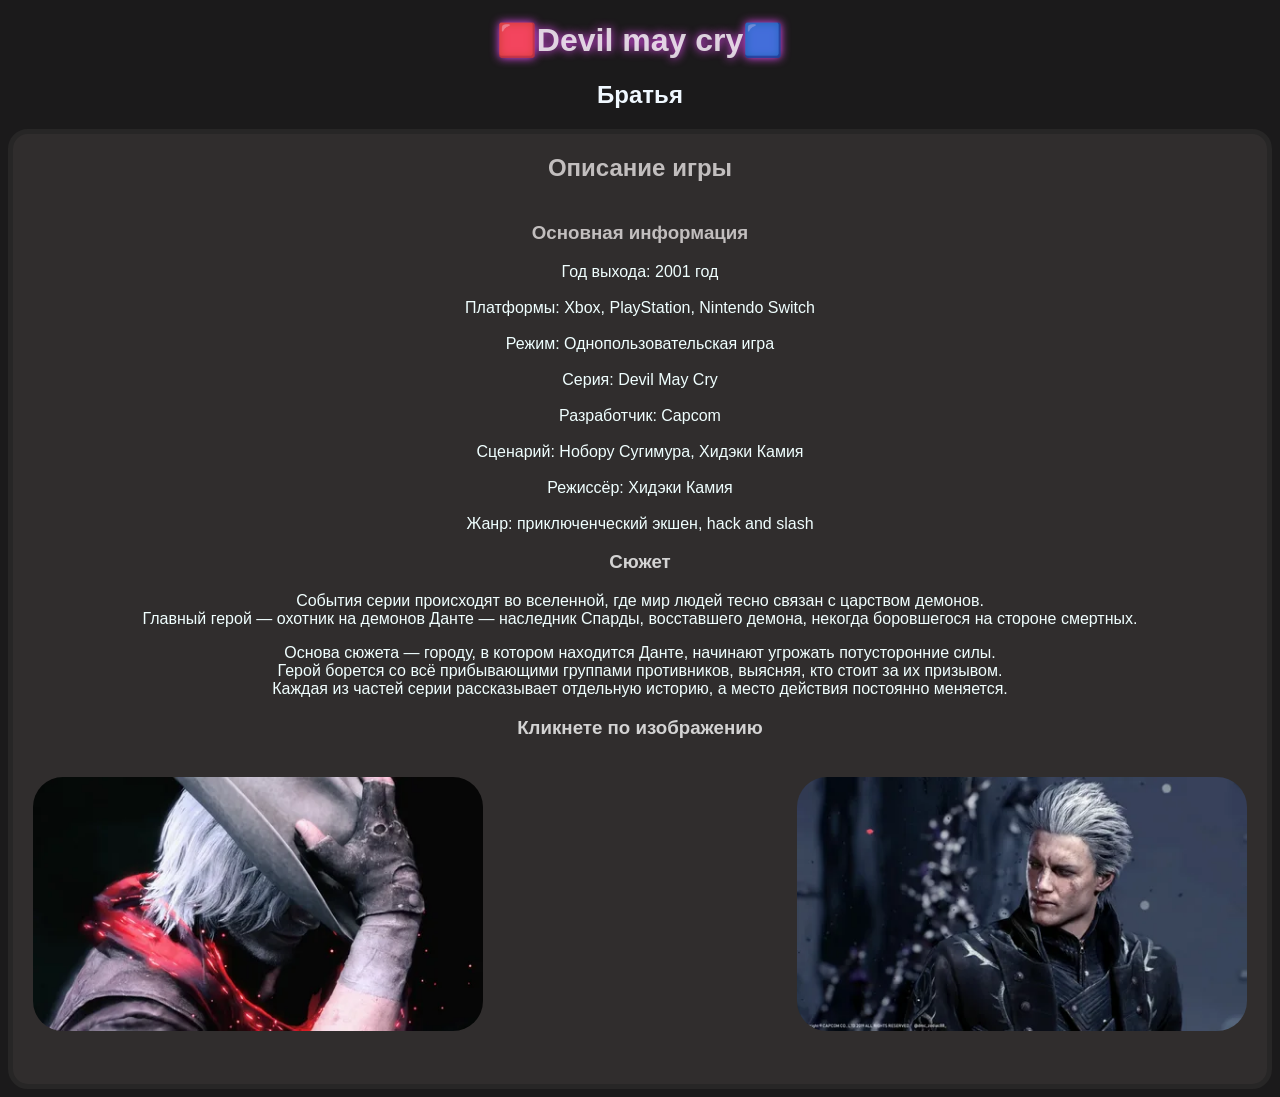
<file: index.html>
<!DOCTYPE html>
<html lang="en">
<head>
    <meta charset="UTF-8">
    <meta name="viewport" content="width=device-width, initial-scale=1.0">
    <title>🟥Devil may cry🟦</title>
    <link rel="stylesheet" href="les12.css">
</head>
<body>
    <header>
        <h1>🟥Devil may cry🟦</h1>
        <a href="#text1"><h2>Братья</h2></a>
    </header>
    <main>
        <div class="Text">
            <h2>Описание игры</h2>
            <h3>Основная информация</h3>
            <div class="Minf">
                <p>Год выхода: 2001 год <br><br>
                   Платформы: Xbox, PlayStation, Nintendo Switch<br><br>
                   Режим: Однопользовательская игра<br><br>
                   Серия: Devil May Cry<br><br>
                   Разработчик: Capcom<br><br>
                   Сценарий: Нобору Сугимура, Хидэки Камия<br><br>
                   Режиссёр: Хидэки Камия<br><br>
                   Жанр: приключенческий экшен, hack and slash
                </p>
                <h3>Сюжет</h3>
                <div class="plot">
                    <p>
                        События серии происходят во вселенной, где мир людей тесно связан с царством демонов.<br>
                        Главный герой — охотник на демонов Данте — наследник Спарды, восставшего демона, некогда боровшегося на стороне смертных.
                    </p>
                    <p>
                        Основа сюжета — городу, в котором находится Данте, начинают угрожать потусторонние силы.<br>
                        Герой борется со всё прибывающими группами противников, выясняя, кто стоит за их призывом.<br>
                        Каждая из частей серии рассказывает отдельную историю, а место действия постоянно меняется.
                    </p>
                </div>
                <h3>Кликнете по изображению</h3>
                <div class="mag" id="text1">
                    <a href="dante.html"><img src="dante.webp" class="dntimg"></a>
                    <a href="vergil.html"><img src="vergil.webp" class="vrimg"></a>
                </div>
            </div>
        </div>
    </main>
</body>
</html>
</file>
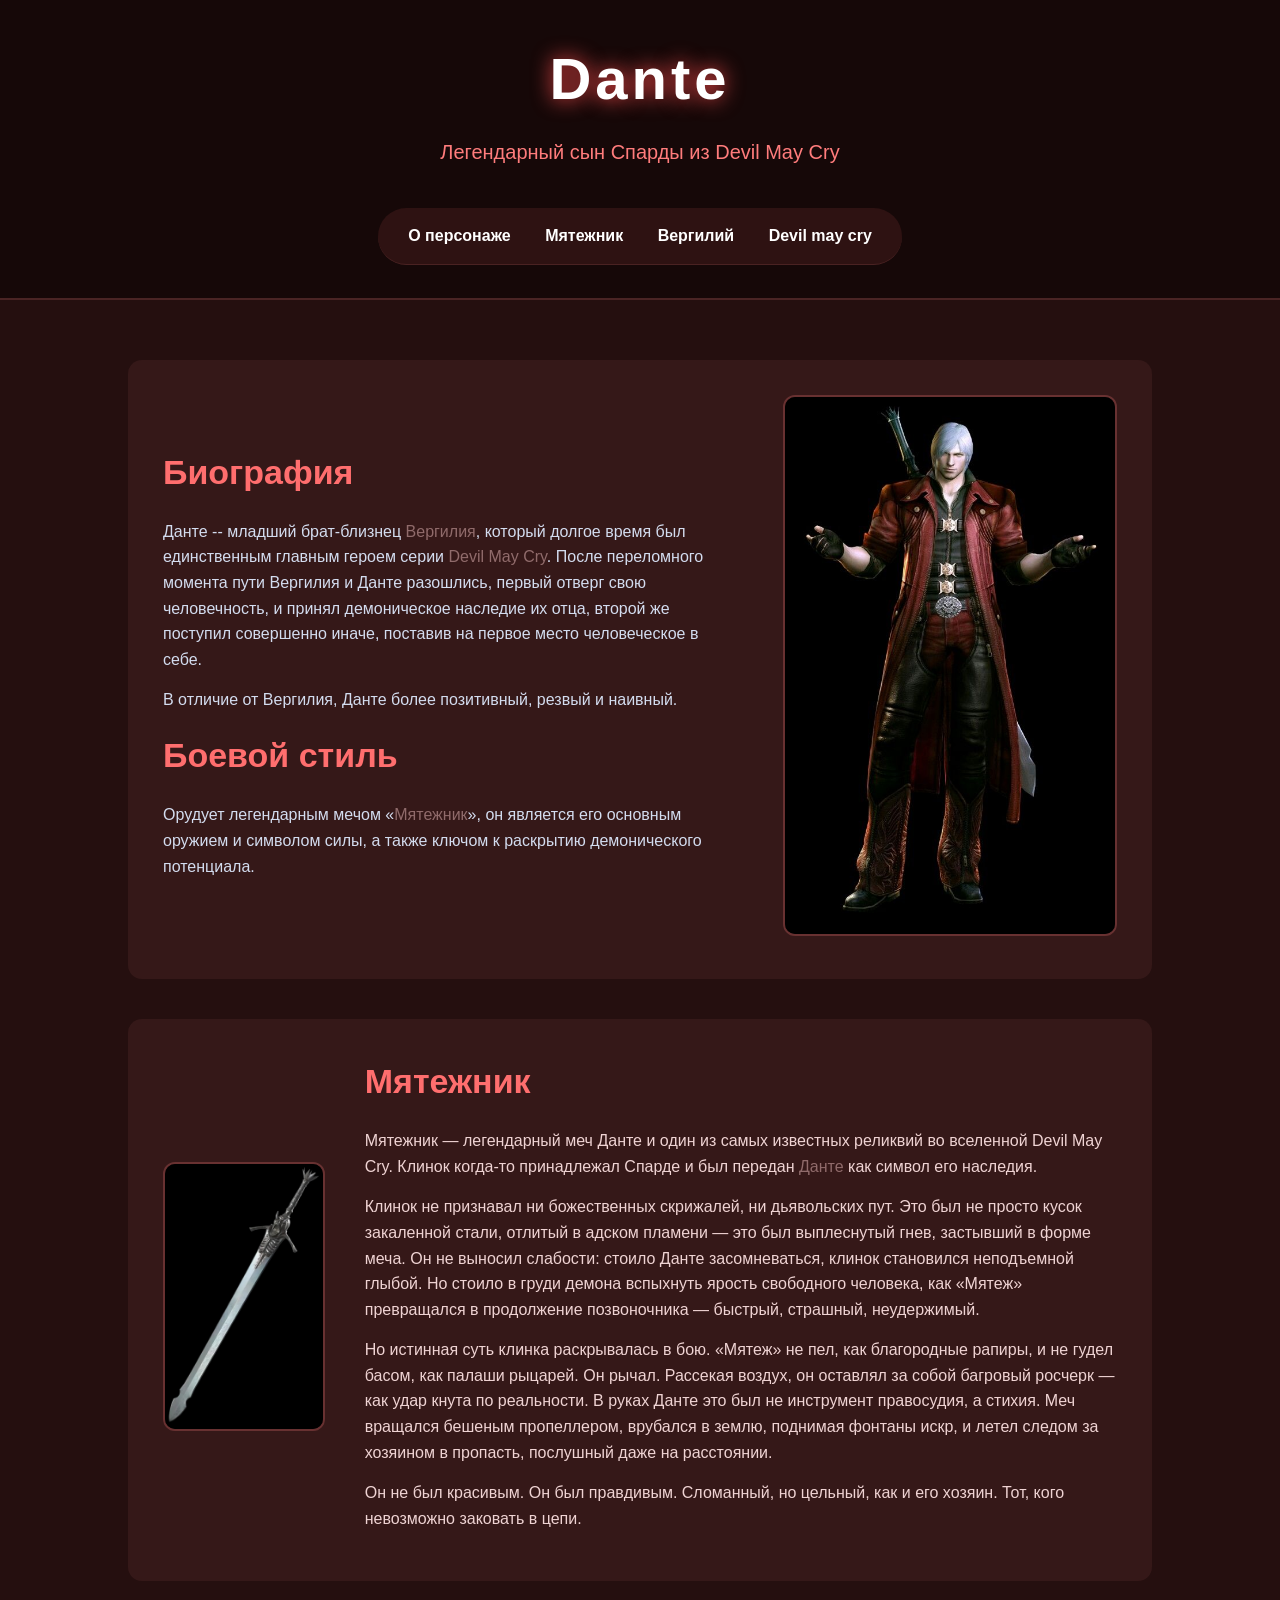
<file: dante.html>
<!DOCTYPE html>
<html lang="ru">
<head>
<meta charset="UTF-8" />
<link rel="stylesheet" href="dante.css">
<meta name="viewport" content="width=device-width, initial-scale=1.0" />
<title>Dante — Devil May Cry</title>


</head>

<body>

<header>
    <div>
        <h1>Dante</h1>
        <p>Легендарный сын Спарды из Devil May Cry</p>
    </div>

    <nav>
        <a href="#about">О персонаже</a>
        <a href="#metez">Мятежник</a>
        <a href="vergil.html">Вергилий</a>
        <a href="index.html">Devil may cry</a>
    </nav>

</header>

    <main>
        <section id="about" class="bio">

            <div class="bio-text">

                <h2>Биография</h2>

                <p>
                    Данте -- младший брат-близнец <a class="teg_a" href="vergil.html">Вергилия</a>, который долгое время был единственным главным героем серии <a class="teg_a" href="index.html">Devil May Cry</a>. 
                    После переломного момента пути Вергилия и Данте разошлись, первый отверг свою человечность, 
                    и принял демоническое наследие их отца, второй же поступил совершенно иначе, поставив на первое место человеческое в себе. 
                </p>

                <p>
                    В отличие от Вергилия, Данте более позитивный,
                    резвый и наивный.
                    
                </p>
                <h2>Боевой стиль</h2>
                <p>
                    Орудует легендарным мечом «<a class="teg_a" href="#metez">Мятежник</a>», он является его основным оружием и символом силы, а также ключом к раскрытию демонического потенциала. 
                </p>

            </div>

            <div class="bio-image">
                <img src="dante-pic.jpeg">
            </div>

        </section>
        <section id="metez" class="metez">


            <div class="metez-image">
                <img src="meteznik-pic.jpeg" >
            </div>

            <div class="metez-text">

                <h2>Мятежник</h2>

                <p>
                    Мятежник — легендарный меч Данте и один из самых известных
                    реликвий во вселенной Devil May Cry. Клинок когда-то принадлежал
                    Спарде и был передан <a class="teg_a" href="#about">Данте</a> как символ его наследия.
                </p>

                <p>
                    Клинок не признавал ни божественных скрижалей, ни дьявольских пут. Это был не просто кусок закаленной стали, отлитый в адском пламени — это был выплеснутый гнев, застывший в форме меча.
                    Он не выносил слабости: стоило Данте засомневаться, клинок становился неподъемной глыбой. 
                    Но стоило в груди демона вспыхнуть ярость свободного человека, как «Мятеж» превращался в продолжение позвоночника — быстрый, страшный, неудержимый.
                </p>

                <p>
                    Но истинная суть клинка раскрывалась в бою. «Мятеж» не пел, как благородные рапиры, и не гудел басом, как палаши рыцарей.
                     Он рычал. Рассекая воздух, он оставлял за собой багровый росчерк — как удар кнута по реальности. В руках Данте это был не инструмент правосудия, а стихия. Меч вращался бешеным пропеллером, врубался в землю, поднимая фонтаны искр, и летел следом за хозяином в пропасть, послушный даже на расстоянии.
                </p>

                <p>
                    Он не был красивым. Он был правдивым. Сломанный, но цельный, как и его хозяин. Тот, кого невозможно заковать в цепи.
                </p>

            </div>

        </section>
    </main>

    <footer>

    </footer>

</body>
</html>
</file>
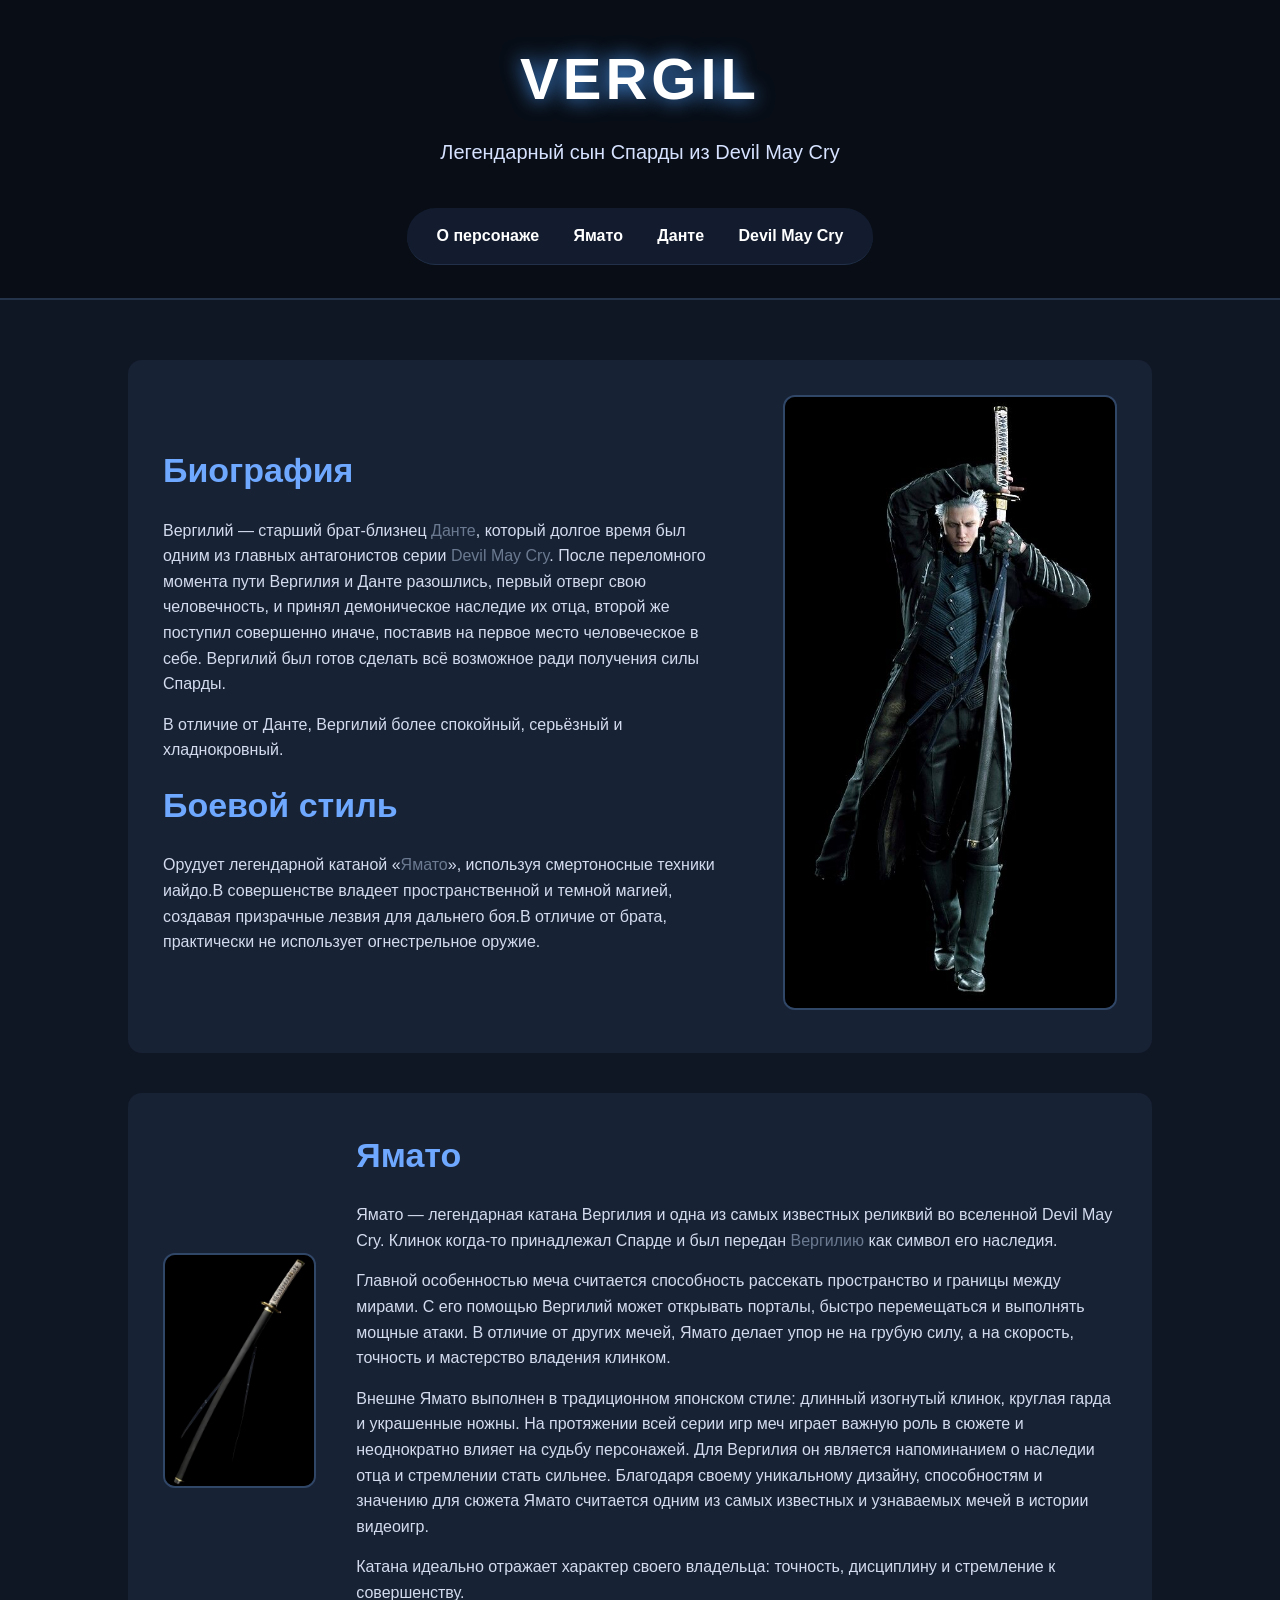
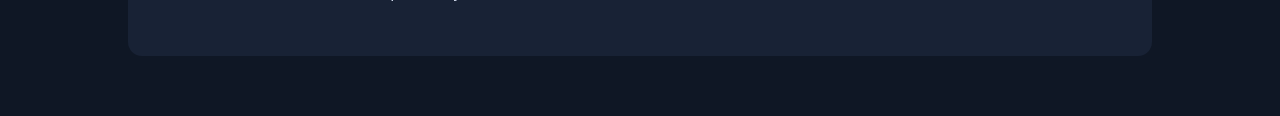
<file: vergil.html>
<!DOCTYPE html>
<html lang="ru">
<head>
<meta charset="UTF-8" />
<link rel="stylesheet" href="vergil.css">
<meta name="viewport" content="width=device-width, initial-scale=1.0" />
<title>Vergil — Devil May Cry</title>


</head>

<body>

<header>
    <div>
        <h1>VERGIL</h1>
        <p>Легендарный сын Спарды из Devil May Cry</p>
    </div>

    <nav>
        <a href="#about">О персонаже</a>
        <a href="#yamato">Ямато</a>
        <a href="dante.html">Данте</a>
        <a href="index.html">Devil May Cry</a>
        
    </nav>

</header>

    <main>
        <section id="about" class="bio">

            <div class="bio-text">

                <h2>Биография</h2>

                <p>
                    Вергилий — старший брат-близнец <a class="teg_a" href="dante.html">Данте</a>, который долгое время был одним из главных антагонистов серии <a class="teg_a" href="index.html">Devil May Cry</a>. 
                    После переломного момента пути Вергилия и Данте разошлись, первый отверг свою человечность, 
                    и принял демоническое наследие их отца, второй же поступил совершенно иначе, поставив на первое место человеческое в себе. 
                    Вергилий был готов сделать всё возможное ради получения силы Спарды.
                </p>

                <p>
                    В отличие от Данте, Вергилий более спокойный,
                    серьёзный и хладнокровный.
                    
                </p>
                <h2>Боевой стиль</h2>
                <p>
                    Орудует легендарной катаной «<a class="teg_a" href="#yamato">Ямато</a>», используя смертоносные техники иайдо.В совершенстве владеет пространственной и темной магией, создавая призрачные лезвия для дальнего боя.В отличие от брата, практически не использует огнестрельное оружие.
                </p>

            </div>

            <div class="bio-image">
                <img src="vergil.jpeg">
            </div>

        </section>

        <section id="yamato" class="yamato">


            <div class="yamato-image">
                <img src="YAMATO_.jpeg" >
            </div>

            <div class="yamato-text">

                <h2>Ямато</h2>

                <p>
                    Ямато — легендарная катана Вергилия и одна из самых известных
                    реликвий во вселенной Devil May Cry. Клинок когда-то принадлежал
                    Спарде и был передан <a class="teg_a" href="#about">Вергилию</a> как символ его наследия.
                </p>

                <p>
                    Главной особенностью меча считается способность рассекать пространство и границы между мирами. 
                    С его помощью Вергилий может открывать порталы, быстро перемещаться и выполнять мощные атаки. 
                    В отличие от других мечей, Ямато делает упор не на грубую силу, 
                    а на скорость, точность и мастерство владения клинком.
                </p>

                <p>
                    Внешне Ямато выполнен в традиционном японском стиле: 
                    длинный изогнутый клинок, круглая гарда и украшенные ножны. 
                    На протяжении всей серии игр меч играет важную роль в сюжете и неоднократно влияет на судьбу персонажей. 
                    Для Вергилия он является напоминанием о наследии отца и стремлении стать сильнее. Благодаря своему уникальному дизайну,
                     способностям и значению для сюжета Ямато считается одним из самых известных и узнаваемых мечей в истории видеоигр.
                </p>

                <p>
                    Катана идеально отражает характер своего владельца:
                    точность, дисциплину и стремление к совершенству.
                </p>

            </div>

        </section>

    </main>


</body>
</html>
</file>
<file: les12.css>
*{
  font-family: 'Franklin Gothic Medium', 'Arial Narrow', Arial, sans-serif;
}
body{
    background-color: rgb(27, 26, 27);
    z-index: 0;
    text-align: center;
    justify-content: center;
}
h1{
    color: rgba(252, 252, 252, 0.801);
    align-items: center;
    text-align: center;
}
a{
    text-decoration: none;
    color: aliceblue;
}
.Text{
    color: rgba(207, 204, 204, 0.918);
    text-align: center;
    justify-content: center;
    justify-self: center;
    border: 5px solid rgb(39, 38, 38);
    border-radius: 20px;
    width: auto;
    height: 950px;
    background-color: rgb(48, 45, 45);
}
img{
    width: 200px;
    border-radius: 30px;
}
.Text>h2{
    margin: 20px 0 40px;
}
.Minf{
    color: azure;
}
.Minf>h3{
    color:rgba(252, 252, 252, 0.801); ;
}
.mag{
    display: flex;
    position: relative;
}
.dntimg{
    position: absolute;
    margin: 20px;
}
.vrimg{
    position: absolute;
    right: 20px;
    top: 20px;
}
@media (min-width: 700px) {
img{
    width: 300px;
}
}
@media (min-width: 1000px) {
img{
    width: 450px;
} 
}
h1{
    text-shadow: 0 0 10px #f04eff;
}
</file>
<file: dante.css>
*{
    margin:0;
    padding:0;
    box-sizing:border-box;
    font-family: 'Franklin Gothic Medium', 'Arial Narrow', Arial, sans-serif;

}

body{
    background:#250f0f;
    color:white;
    line-height:1.6;
    
}



header{
    height:300px;

    background-color:#160808;

    background-size:cover;
    background-position:center;

    display:flex;
    justify-content:center;
    align-items:center;
    text-align:center;
    flex-direction:column;

    border-bottom:2px solid #4a2424;

}

header h1{
    font-size:58px;
    letter-spacing:4px;
    margin-bottom:10px;
    text-shadow:0 0 20px #ff4e4e;
}

header p{
    font-size:20px;
    color:#ff7c7c;
}



nav{
    background:#2e1212;
    padding:15px;
    text-align:center;
    top:0;
    border-bottom:1px solid #4a2222;
    margin-top:40px;
    border-radius: 30px;
}

nav a{
    color:white;
    text-decoration:none;
    margin:0 15px;
    font-weight:bold;
    transition:0.3s;
}

nav a:hover{
    color:#ff6e6e;
}


main{
    padding:60px 10%;
}

.teg_a {
    color: #906b6b; 
    text-decoration: none;
    transition: color 0.25s;
}

.teg_a:hover {
    color: #5a3f3f; 
}



.bio{
    display:flex;
    align-items:center;
    justify-content:space-between;
    gap:40px;
    background:#351818;
    padding:35px;
    border-radius:14px;
}

.bio-text{
    width:60%;
}

.bio-text h2{
    color:#ff6e6e;
    margin-bottom:20px;
    font-size:34px;
}

.bio-text p{
    margin-bottom:15px;
    color:#d3dcef;
}

.bio-image{
    width:35%;
}

.bio-image img{
    width:100%;
    border-radius:12px;
    border:2px solid #683131;
}



.card{
    background:#351818;
    padding:25px;
    border-radius:14px;
    margin-top:30px;
}

h2{
    color:#ff6e6e;
    margin-bottom:20px;
}

footer{
    background:#271010;
    text-align:center;
    padding:20px;
    margin-top:50px;

    color:#d99f9f;
}
.bio:hover,.metez:hover{
    transform: scale(1.02);
    box-shadow: 0 0 25px rgba(255, 78, 78, 0.25);
}
.bio,.metez{
    transition: 0.3s;
}
.metez{
    display:flex;
    align-items:center;
    justify-content:space-between;
    gap:40px;

    background:#351818;
    padding:35px;
    border-radius:14px;

    margin-top:40px;
}
.metez-image img{
    width:100%;
    border-radius:12px;
    border:2px solid #683131;
}



.metez-text h2{
    color:#ff6e6e;
    margin-bottom:20px;
    font-size:34px;
}

.metez-text p{
    margin-bottom:15px;
    color:#efd3d3;
}
</file>
<file: vergil.css>
*{
    margin:0;
    padding:0;
    box-sizing:border-box;
    font-family: 'Franklin Gothic Medium', 'Arial Narrow', Arial, sans-serif;

}

body{
    background:#0f1725;
    color:white;
    line-height:1.6;
    
}



header{
    height:300px;

    background-color:#080d16;

    background-size:cover;
    background-position:center;

    display:flex;
    justify-content:center;
    align-items:center;
    text-align:center;
    flex-direction:column;

    border-bottom:2px solid #24324a;

}

header h1{
    font-size:58px;
    letter-spacing:4px;
    margin-bottom:10px;
    text-shadow:0 0 20px #4ea1ff;
}

header p{
    font-size:20px;
    color:#d6e2ff;
}



nav{
    background:#121c2e;
    padding:15px;
    text-align:center;
    top:0;
    border-bottom:1px solid #22304a;
    margin-top:40px;
    border-radius: 30px;
}

nav a{
    color:white;
    text-decoration:none;
    margin:0 15px;
    font-weight:bold;
    transition:0.3s;
}

nav a:hover{
    color:#6ea8ff;
}


main{
    padding:60px 10%;
}

.teg_a {
    color: #6b7a90; 
    text-decoration: none;
    transition: color 0.25s;
}

.teg_a:hover {
    color: #3f4a5a; 
}

.bio,.yamato{
    transition: 0.3s;
}

.bio:hover,.yamato:hover{
    transform: scale(1.02);
    box-shadow: 0 0 25px rgba(78, 161, 255, 0.25);
}



.bio{
    display:flex;
    align-items:center;
    justify-content:space-between;
    gap:40px;
    background:#182235;
    padding:35px;
    border-radius:14px;
}

.bio-text{
    width:60%;
}

.bio-text h2{
    color:#6ea8ff;
    margin-bottom:20px;
    font-size:34px;
}

.bio-text p{
    margin-bottom:15px;
    color:#d3dcef;
}

.bio-image{
    width:35%;
}

.bio-image img{
    width:100%;
    border-radius:12px;
    border:2px solid #314768;
}



.card{
    background:#182235;
    padding:25px;
    border-radius:14px;
    margin-top:30px;
}

h2{
    color:#6ea8ff;
    margin-bottom:20px;
}

.yamato{
    display:flex;
    align-items:center;
    justify-content:space-between;
    gap:40px;

    background:#182235;
    padding:35px;
    border-radius:14px;

    margin-top:40px;
}



.yamato-image img{
    width:100%;
    border-radius:12px;
    border:2px solid #314768;
}



.yamato-text h2{
    color:#6ea8ff;
    margin-bottom:20px;
    font-size:34px;
}

.yamato-text p{
    margin-bottom:15px;
    color:#d3dcef;
}
</file>
